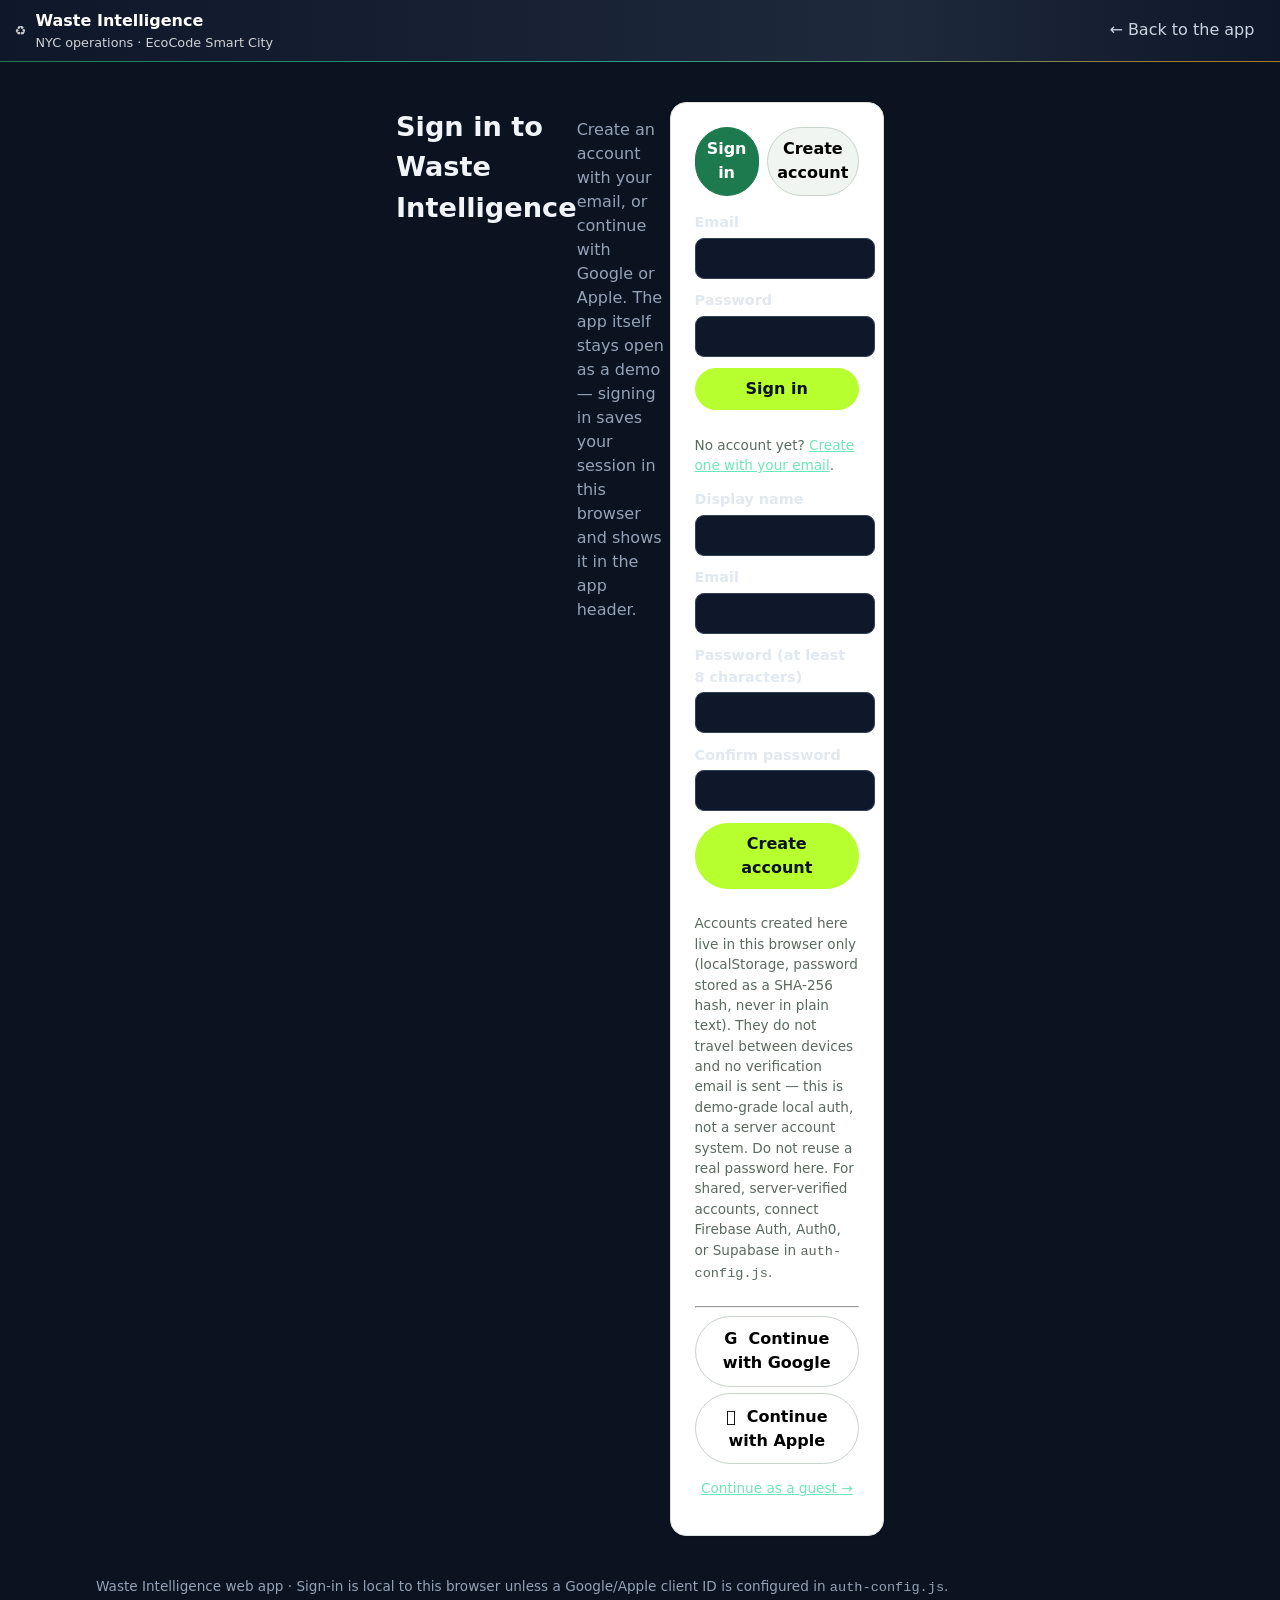
<file: docs/login.html>
<!doctype html>
<html lang="en">
<head>
<meta charset="utf-8">
<meta name="viewport" content="width=device-width, initial-scale=1">
<title>Sign in — Waste Intelligence Web App</title>
<meta name="description" content="Create an account or sign in to the Waste Intelligence web app with email, Google, or Apple.">
<link rel="stylesheet" href="styles.css">
<style>
.auth-wrap{max-width:520px;margin:2.5rem auto;padding:0 1rem}
.auth-card{background:#fff;border:1px solid #dbe3dc;border-radius:16px;padding:1.5rem;box-shadow:0 1px 4px rgba(0,0,0,.06)}
.auth-tabs{display:flex;gap:.5rem;margin-bottom:1rem}
.auth-tabs button{flex:1;padding:.6rem;border:1px solid #c8d3c9;border-radius:999px;background:#f1f5f1;cursor:pointer;font-weight:700}
.auth-tabs button.active{background:#1d7a4f;color:#fff;border-color:#1d7a4f}
.auth-provider{width:100%;display:flex;align-items:center;justify-content:center;gap:.6rem;padding:.65rem;border:1px solid #c8d3c9;border-radius:999px;background:#fff;cursor:pointer;font-weight:700;margin:.4rem 0}
.auth-provider:hover{background:#f1f5f1}
.auth-msg{margin:.6rem 0;padding:.6rem .8rem;border-radius:9px;font-size:.9rem}
.auth-msg.err{background:#fdecea;color:#b42318}
.auth-msg.ok{background:#e6f2e9;color:#0f5132}
.auth-note{color:#5a6a5f;font-size:.85rem}
</style>
</head>
<body>
<header class="top">
  <div class="brand"><span class="logo" aria-hidden="true">♻</span>
    <div><strong>Waste Intelligence</strong><span>NYC operations · EcoCode Smart City</span></div>
  </div>
  <nav><a href="index.html">← Back to the app</a></nav>
</header>
<main class="auth-wrap">
  <h1>Sign in to Waste Intelligence</h1>
  <p class="lede">Create an account with your email, or continue with Google or Apple. The app itself stays open as a demo — signing in saves your session in this browser and shows it in the app header.</p>

  <div class="auth-card" id="alreadySignedIn" hidden>
    <p id="alreadySignedInText"></p>
    <p><a class="btn primary" href="index.html#dashboard">Continue to the app →</a> <button class="btn" id="signOutBtn" type="button">Sign out</button></p>
  </div>

  <div class="auth-card">
    <div class="auth-tabs" role="tablist">
      <button type="button" id="tabSignin" class="active">Sign in</button>
      <button type="button" id="tabSignup">Create account</button>
    </div>

    <form id="signinForm" class="form">
      <label>Email <input id="signinEmail" type="email" autocomplete="email" required></label>
      <label>Password <input id="signinPassword" type="password" autocomplete="current-password" required></label>
      <button class="btn primary" type="submit">Sign in</button>
      <p id="signinMsg" class="auth-msg" hidden></p>
      <p class="auth-note">No account yet? <a href="#" data-show-signup>Create one with your email</a>.</p>
    </form>

    <form id="signupForm" class="form" hidden>
      <label>Display name <input id="signupName" type="text" autocomplete="name" required></label>
      <label>Email <input id="signupEmail" type="email" autocomplete="email" required></label>
      <label>Password (at least 8 characters) <input id="signupPassword" type="password" autocomplete="new-password" required></label>
      <label>Confirm password <input id="signupPassword2" type="password" autocomplete="new-password" required></label>
      <button class="btn primary" type="submit">Create account</button>
      <p id="signupMsg" class="auth-msg" hidden></p>
      <p class="auth-note">Accounts created here live in this browser only (localStorage, password stored as a SHA-256 hash, never in plain text). They do not travel between devices and no verification email is sent — this is demo-grade local auth, not a server account system. Do not reuse a real password here. For shared, server-verified accounts, connect Firebase Auth, Auth0, or Supabase in <code>auth-config.js</code>.</p>
    </form>

    <hr>
    <button class="auth-provider" type="button" data-provider="google">G&nbsp; Continue with Google</button>
    <button class="auth-provider" type="button" data-provider="apple">&nbsp; Continue with Apple</button>
    <p id="providerMsg" class="auth-msg" hidden></p>
    <div id="providerSetup" class="card" hidden><p id="providerSetupText"></p><p class="auth-note">In the meantime, <a href="#" data-show-signup>create a local email account</a> — that path works today, in this browser.</p></div>
    <p class="auth-note" style="text-align:center"><a href="index.html#dashboard">Continue as a guest →</a></p>
  </div>
</main>
<footer><p>Waste Intelligence web app · Sign-in is local to this browser unless a Google/Apple client ID is configured in <code>auth-config.js</code>.</p></footer>
<script src="auth-config.js"></script>
<script src="auth.js"></script>
</body>
</html>
</file>
<file: docs/styles.css>
:root{--bg:#f4f6f3;--ink:#16211a;--muted:#5a6a5f;--green:#1d7a4f;--green2:#0f5132;--amber:#b7791f;--red:#b42318;--card:#fff;--line:#dbe3dc}
*{box-sizing:border-box}body{margin:0;font-family:system-ui,-apple-system,Segoe UI,Roboto,Arial,sans-serif;background:var(--bg);color:var(--ink);line-height:1.5}
a{color:var(--green2)}button,input,select{font:inherit}
.top{position:sticky;top:0;z-index:5;background:#10281b;color:#fff;padding:.7rem 1rem;display:flex;gap:1rem;align-items:center;flex-wrap:wrap}
.brand{display:flex;gap:.6rem;align-items:center}.brand strong{display:block;font-size:1.05rem}.brand span{font-size:.8rem;opacity:.8;display:block}.logo{font-size:1.8rem}
nav{display:flex;gap:.3rem;flex-wrap:wrap;margin-left:auto}nav a{color:#d7e8dd;text-decoration:none;padding:.45rem .7rem;border-radius:999px}nav a.active,nav a:hover{background:#1d7a4f;color:#fff}
main{max-width:1120px;margin:0 auto;padding:1.2rem 1rem 3rem}h1{font-size:1.7rem;margin:.3rem 0}.lede{color:var(--muted);max-width:78ch}
.card{background:var(--card);border:1px solid var(--line);border-radius:14px;padding:1rem;margin:1rem 0;box-shadow:0 1px 3px rgba(0,0,0,.05)}
.grid2{display:grid;grid-template-columns:1fr 1fr;gap:1rem}.grid2>.card{margin:0}
.kpis{display:grid;grid-template-columns:repeat(4,1fr);gap:.8rem;margin:1rem 0}.kpis>div{background:#fff;border:1px solid var(--line);border-radius:12px;padding:.9rem}.kpis b{font-size:1.5rem;display:block}.kpis span{color:var(--muted);font-size:.85rem}
.pill{display:inline-block;background:#e6f2e9;color:var(--green2);border-radius:999px;padding:.15rem .6rem;font-size:.8rem;font-weight:600}.pill.warn{background:#fdeeda;color:var(--amber)}.pill.bad{background:#fdecea;color:var(--red)}
.btn{display:inline-block;background:#e6f2e9;color:var(--green2);border:1px solid #bcd6c4;border-radius:999px;padding:.5rem .9rem;cursor:pointer;text-decoration:none;font-weight:600}.btn.primary{background:var(--green);color:#fff;border-color:var(--green)}
.controls{display:flex;gap:.8rem;flex-wrap:wrap;align-items:end}.controls label{display:flex;flex-direction:column;font-size:.85rem;font-weight:600;gap:.25rem}.controls input,.controls select,.form input,.form select{padding:.55rem .7rem;border:1px solid #c8d3c9;border-radius:9px;min-width:180px;background:#fff}
.form{display:grid;gap:.7rem}.form label{display:flex;flex-direction:column;font-size:.9rem;font-weight:600;gap:.25rem}
.tablewrap{overflow-x:auto}table{width:100%;border-collapse:collapse;font-size:.9rem}th,td{text-align:left;padding:.5rem .6rem;border-bottom:1px solid #eef2ee;white-space:nowrap}th{color:var(--muted);font-size:.8rem;text-transform:uppercase;letter-spacing:.03em}
.list{padding-left:1.1rem}.list li{margin:.35rem 0}.muted{color:var(--muted)}.small{font-size:.85rem}
.bar{height:10px;background:#e7ede8;border-radius:99px;overflow:hidden;min-width:110px}.bar i{display:block;height:100%;background:var(--green)}.bar i.mid{background:var(--amber)}.bar i.high{background:var(--red)}
.hidden{display:none!important}
canvas{width:100%;height:auto;background:#fbfdfb;border:1px solid var(--line);border-radius:10px}
svg text{font-size:11px;font-family:inherit}svg .node{cursor:pointer}svg .node circle{stroke:#fff;stroke-width:2}
.photo img{max-width:100%;max-height:280px;border-radius:10px;margin-top:.7rem}
.radios,.checks{display:flex;gap:1rem;flex-wrap:wrap;margin:.5rem 0}.checks label,.radios label{font-weight:500;background:#f1f5f1;padding:.45rem .7rem;border-radius:999px;cursor:pointer}
footer{max-width:1120px;margin:0 auto;padding:0 1rem 2rem;color:var(--muted);font-size:.85rem}
@media(max-width:760px){.grid2,.kpis{grid-template-columns:1fr}nav{margin-left:0}h1{font-size:1.4rem}.controls input,.controls select{min-width:140px}main{padding:1rem .7rem}}
/* Login header chip */
#authSignOut{opacity:.85}

/* --- Circular / organic overhaul (KG first, carried across the app) --- */
body{background:linear-gradient(180deg,#eef4ec 0%,#f4f6f3 22%,#fdf8ec 100%)}
.top{background:linear-gradient(90deg,#10281b,#14532d 60%,#7c5c1f)}
.card{border-radius:20px}
.kg-hero{position:relative;overflow:hidden;border-radius:24px;padding:1.2rem 1.2rem .4rem;background:linear-gradient(120deg,#e6f2e9,#e0f2f1 45%,#fdf3d7)}
.kg-blob{position:absolute;right:-40px;top:-60px;width:260px;height:260px;background:radial-gradient(circle at 35% 35%,rgba(29,122,79,.35),rgba(42,157,143,.15) 55%,transparent 70%);border-radius:58% 42% 55% 45%/55% 48% 52% 45%}
.kg-ring{position:relative;width:min(340px,88vw);height:min(340px,88vw);margin:.8rem auto}
.kg-ring::before{content:"";position:absolute;inset:6%;border-radius:50%;background:conic-gradient(from -90deg,#1d7a4f,#2a9d8f,#b7791f,#7c5cbf,#2563eb,#64748b,#b42318,#1d7a4f);opacity:.18}
.kg-ring-hub{position:absolute;left:50%;top:50%;transform:translate(-50%,-50%);width:118px;height:118px;border-radius:50%;background:#fff;border:1px solid var(--line);display:flex;flex-direction:column;align-items:center;justify-content:center;text-align:center;box-shadow:0 2px 10px rgba(0,0,0,.08)}
.kg-ring-seg{position:absolute;transform:translate(-50%,-50%);min-width:64px;padding:.45rem .5rem;border-radius:999px;border:1px solid #bcd6c4;background:#fff;font-weight:700;font-size:.82rem;cursor:pointer;box-shadow:0 1px 4px rgba(0,0,0,.08)}
.kg-ring-seg.active{background:var(--green);color:#fff;border-color:var(--green)}
.kg-flow-wrap{display:grid;grid-template-columns:1fr 1fr;gap:1rem;align-items:start}
#flowSvg{width:100%;height:auto}
.flow-step{background:#f7faf7;border:1px solid var(--line);border-radius:16px;padding:.8rem;margin-bottom:.7rem}
.flow-step p{margin:.25rem 0}
#flowMetrics .kpis{grid-template-columns:repeat(4,1fr)}
.flow-edge{stroke-dasharray:10 6;animation:flowdash 1.2s linear infinite}
@keyframes flowdash{to{stroke-dashoffset:-16}}
.flow-strip-track{position:relative;height:14px;border-radius:99px;background:linear-gradient(90deg,#1d7a4f,#2a9d8f,#b7791f,#1d7a4f);overflow:hidden;margin:.6rem 0}
.flow-strip-track .flow-dot{position:absolute;top:3px;left:0;width:8px;height:8px;border-radius:50%;background:#fff;animation:stripmove 7s linear infinite}
.flow-strip-track .d2{animation-delay:2.3s}.flow-strip-track .d3{animation-delay:4.6s}
@keyframes stripmove{from{left:2%}to{left:97%}}
#kgDetail table td{white-space:normal}
#kgDetail table td:first-child{color:var(--muted);width:42%}
@media(max-width:760px){.kg-flow-wrap{grid-template-columns:1fr}#flowMetrics .kpis{grid-template-columns:1fr 1fr}.kg-ring-seg{min-width:56px;font-size:.75rem;padding:.4rem .35rem}}
@media(prefers-reduced-motion:reduce){.flow-edge,.flow-strip-track .flow-dot{animation:none}}

/* --- Loops for every element + Ask / Studio --- */
.loop-gallery{display:grid;grid-template-columns:repeat(3,1fr);gap:.8rem;margin:.8rem 0}
.loop-group strong{display:block;margin-bottom:.3rem}
.loop-btn{margin:.15rem .2rem .15rem 0;padding:.35rem .6rem;font-size:.82rem}
#askInput{flex:1}
#studioImport{width:100%;padding:.55rem .7rem;border:1px solid #c8d3c9;border-radius:9px;font:inherit}
.kg-loops-card,.kg-ask-card{margin:1rem 0}
@media(max-width:760px){.loop-gallery{grid-template-columns:1fr 1fr}}

/* --- Embedded assistant (mirrors ATMA chat + copilot guardrails) --- */
.chatbox{height:340px;overflow-y:auto;border:1px solid var(--line);border-radius:12px;padding:.8rem;background:#fbfdfb;margin-bottom:.8rem}
.msg{margin:.6rem 0;padding:.7rem .9rem;border-radius:14px;background:#eef4ec;max-width:92%}
.msg.me{margin-left:auto;background:#dcefe2;text-align:left}
.msg .who{font-size:.75rem;font-weight:700;color:var(--muted);margin-bottom:.2rem}
.msg code{background:#e6ede7;padding:.1rem .3rem;border-radius:4px}

/* --- Dashboard overhaul: dark operations layout (sidebar + card grid) --- */
.dash-shell{display:grid;grid-template-columns:190px 1fr;gap:1rem;align-items:start}
.dash-side{background:#1e293b;color:#e2e8f0;border-radius:20px;padding:1rem;position:sticky;top:70px}
.dash-side-brand{display:flex;gap:.6rem;align-items:center;margin-bottom:.8rem}.dash-side-brand>span{font-size:1.7rem}.dash-side-brand strong{display:block}.dash-side-brand span:last-child{font-size:.8rem;color:#94a3b8;display:block}
.dash-side-group{font-size:.75rem;letter-spacing:.08em;text-transform:uppercase;color:#94a3b8;margin:1rem 0 .3rem}
.dash-side-nav{display:grid;gap:.15rem}.dash-side-nav a{color:#cbd5e1;text-decoration:none;padding:.45rem .7rem;border-radius:10px}.dash-side-nav a.active{background:#ec4899;color:#fff;font-weight:700}.dash-side-nav a:hover{background:#334155;color:#fff}
.dash-side-status{margin-top:1rem;display:grid;gap:.4rem}.dash-side-status .pill{background:#0f172a;color:#a7f3d0}.dash-side-status .muted{color:#94a3b8}
.dash-main{min-width:0}.dash-top{display:flex;gap:1rem;justify-content:space-between;align-items:flex-start;flex-wrap:wrap;margin-bottom:1rem}.dash-top h1{margin:0}.dash-sub{color:#475569;margin:.3rem 0}
.dash-top-actions{display:flex;gap:.5rem;align-items:center;flex-wrap:wrap}.dash-search{display:flex;gap:.4rem;align-items:center;background:#fff;border:1px solid var(--line);border-radius:999px;padding:.4rem .8rem}.dash-search input{border:0;outline:0;min-width:160px;background:transparent}.dash-icon{background:#1e293b;color:#fff;border-radius:50%;width:40px;height:40px;display:grid;place-items:center;text-decoration:none;font-size:1rem}
.dash-card{background:#1e293b;color:#e2e8f0;border:1px solid #334155;border-radius:20px;padding:1rem;margin:0}.dash-card h2{color:#fff;margin-top:0}.dash-card .muted{color:#94a3b8}.dash-card a{color:#6ee7b7}.dash-card .pill{background:#0f172a;color:#a7f3d0}.dash-card .pill.warn{background:#422006;color:#fcd34d}
.dash-card-head{display:flex;justify-content:space-between;gap:.5rem;align-items:center;flex-wrap:wrap;margin-bottom:.6rem}
.dash-grid{display:grid;grid-template-columns:repeat(12,1fr);gap:1rem;margin:1rem 0}.dash-span6{grid-column:span 6}.dash-span4{grid-column:span 4}
.dash-big{font-size:2.2rem;font-weight:800;color:#fff}.dash-wave{display:flex;align-items:flex-end;gap:6px;height:90px;margin:.6rem 0}.dash-wave i{flex:1;border-radius:6px 6px 0 0;background:linear-gradient(180deg,#ec4899,#2dd4bf);animation:wavegrow 1s ease both}.dash-wave i:nth-child(odd){background:linear-gradient(180deg,#2dd4bf,#0ea5e9)}
@keyframes wavegrow{from{height:8px}to{height:var(--h,50%)}}
.dash-row{display:grid;grid-template-columns:110px 1fr 52px;gap:.6rem;align-items:center;margin:.45rem 0;font-size:.9rem}.dash-row .bar{background:#334155}.dash-row .bar i{background:#22c55e}.dash-row .bar i.mid{background:#f59e0b}.dash-row .bar i.high{background:#ec4899}
.dash-donut-wrap{position:relative;width:180px;height:180px;margin:0 auto}.dash-donut-wrap svg{width:100%;height:100%;transform:rotate(-90deg)}.dash-donut-centre{position:absolute;inset:0;display:grid;place-items:center;text-align:center;font-weight:800;color:#fff;font-size:.95rem}
.dash-legend{font-size:.85rem;color:#cbd5e1}.dash-legend span{display:inline-block;width:10px;height:10px;border-radius:3px;margin-right:.3rem}
.dash-heat{display:grid;grid-template-columns:repeat(8,1fr);gap:.5rem}.dash-heat button{aspect-ratio:1;border:0;border-radius:50%;cursor:pointer}.dash-heat button:hover{outline:2px solid #fff}
.dash-rings{display:grid;grid-template-columns:repeat(3,1fr);gap:.6rem;text-align:center}.dash-ring svg{width:100%;height:auto;transform:rotate(-90deg)}.dash-ring b{display:block;color:#fff;font-size:1.1rem}.dash-ring span{font-size:.8rem;color:#94a3b8}
.dash-bars-v{display:flex;align-items:flex-end;gap:.8rem;height:130px}.dash-bars-v>div{flex:1;text-align:center}.dash-bars-v i{display:block;margin:0 auto;width:70%;border-radius:6px 6px 0 0;background:#22c55e}.dash-bars-v span{font-size:.8rem;color:#94a3b8}
.dash-grid-controls{display:flex;gap:.8rem;flex-wrap:wrap;align-items:center;margin:.5rem 0}.dash-grid-controls label{font-size:.85rem;color:#cbd5e1}
#dashGridSvg{width:100%;height:auto;background:#0f172a;border:1px solid #334155;border-radius:14px}.dash-grid-street{stroke:#334155;stroke-width:1}.dash-grid-dot{cursor:pointer;stroke:#0f172a;stroke-width:1.5}.dash-grid-dot:hover{stroke:#fff}.dash-grid-pulse{fill:none;stroke:#22c55e;stroke-width:2;animation:gpulse 2s ease-out infinite}.dash-grid-route{fill:none;stroke:#ec4899;stroke-width:3;stroke-linecap:round;stroke-dasharray:12 8;animation:routedash 1.4s linear infinite}
@keyframes gpulse{from{r:6;opacity:.9}to{r:16;opacity:0}}
@keyframes routedash{to{stroke-dashoffset:-20}}
.dash-hero.paused .dash-grid-pulse,.dash-hero.paused .dash-grid-route{animation-play-state:paused}
@media(max-width:900px){.dash-shell{grid-template-columns:1fr}.dash-side{position:static}.dash-side-nav{grid-template-columns:repeat(2,1fr)}.dash-span6,.dash-span4{grid-column:span 12}.dash-heat{grid-template-columns:repeat(6,1fr)}}
@media(prefers-reduced-motion:reduce){.dash-wave i,.dash-grid-pulse,.dash-grid-route{animation:none}}

/* --- Round 1 overhaul: EcoCode site tokens + radiant transitions + role/brief/staged --- */
:root{--paper:#f5f3e9;--cream:#f2f1e7;--forest:#36564c;--ochre:#b7791f;--ochre-soft:#8a6b45;--teal:#2a9d8f;--sage:#e6ebe0;--focus:#b7791f}
.top{border-bottom:3px solid transparent;border-image:linear-gradient(90deg,#1d7a4f,#2a9d8f,#b7791f) 1}
.radiant-band{height:10px;background:linear-gradient(90deg,#1d7a4f,#2a9d8f,#b7791f,#1d7a4f);background-size:300% 100%;animation:radiantDrift 11s ease-in-out infinite alternate}
@keyframes radiantDrift{from{background-position:0% 0}to{background-position:100% 0}}
.view.view-in{animation:viewIn .45s ease both}
@keyframes viewIn{from{opacity:0;transform:translateY(8px)}to{opacity:1;transform:none}}
.role-bar{display:flex;gap:.5rem;flex-wrap:wrap;align-items:center;background:var(--cream);border:1px solid #cbd3c6;border-radius:14px;padding:.6rem .8rem;margin-bottom:1rem}
.role-bar button{background:#fff;border:1px solid #cbd3c6;border-radius:999px;padding:.5rem .9rem;font-weight:700;cursor:pointer;color:var(--forest)}
.role-bar button.active{background:#1d7a4f;color:#fff;border-color:#1d7a4f}
.dash-grid .role-focus{outline:3px solid var(--ochre);outline-offset:2px}
.ops-brief{background:linear-gradient(135deg,var(--cream),var(--sage));border:1px solid #cbd3c6}
.measured{color:#1d7a4f;font-weight:700}
.forecast{color:var(--ochre-soft);font-weight:700;border-bottom:2px dashed var(--ochre)}
.staged-item{border:1px solid #cbd3c6;border-radius:10px;padding:.7rem;margin:.5rem 0;background:#fff;list-style:none}
:focus-visible{outline:3px solid var(--focus);outline-offset:2px}
#nav a{padding:.6rem .8rem}
#dashWaveBars{min-height:60px}
#dashDonutSvg{min-height:180px}
@media(prefers-reduced-motion:reduce){.radiant-band,.view.view-in{animation:none}}

/* --- Round 2 overhaul: Cmd-K, annotations, replay/what-if --- */
.cmdk{position:fixed;inset:0;background:rgba(22,33,26,.55);z-index:100;display:flex;align-items:flex-start;justify-content:center;padding-top:12vh}
.cmdk.hidden{display:none}
.cmdk-box{background:#fff;border:1px solid #cbd3c6;border-radius:16px;width:min(640px,92vw);padding:1rem;box-shadow:0 12px 40px rgba(0,0,0,.25)}
.cmdk-box input{width:100%;padding:.7rem .9rem;border:1px solid #cbd3c6;border-radius:10px;font-size:1rem}
#cmdkResults{list-style:none;padding:0;margin:.8rem 0 0;max-height:50vh;overflow:auto}
#cmdkResults li{padding:.6rem .7rem;border-radius:10px;cursor:pointer}
#cmdkResults li.sel{background:#e6ebe0;outline:2px solid #b7791f}
.whatif{background:#f2f1e7;border:1px dashed #b7791f;border-radius:12px;padding:.7rem .9rem;margin-top:.8rem}
#dashReplay{vertical-align:middle}

/* --- Round 3 overhaul: accessibility + mobile crew density --- */
.skip-link{position:absolute;left:-9999px;top:0;background:#fff;color:#1d7a4f;padding:.6rem 1rem;z-index:200;border-radius:0 0 12px 0}
.skip-link:focus{left:0}
.dash-grid-dot:focus{outline:2px solid #b7791f;outline-offset:2px}
@media(max-width:640px){
  nav{display:flex;flex-wrap:wrap}
  .role-bar{flex-wrap:wrap}
  .dash-grid-controls{flex-wrap:wrap}
  .btn,nav a,.role-bar button{min-height:44px;display:inline-flex;align-items:center}
  .dash-hero svg{height:auto}
  #cmdkResults{max-height:60vh}
}

/* ---------- City Overview (screenshot layout, waste data) ---------- */
.ov-crumb{font-size:.85rem;letter-spacing:.04em;color:#94a3b8;margin:0 0 .1rem}.ov-crumb span{color:#64748b}
.ov-kpis{display:grid;grid-template-columns:repeat(4,1fr);gap:.9rem;margin:1rem 0}
.ov-kpi{background:#141b17;border:1px solid rgba(255,255,255,.08);border-radius:16px;padding:1rem 1.1rem;color:#e2e8f0}
.ov-kpi-label{display:block;font-size:.78rem;letter-spacing:.06em;text-transform:uppercase;color:#94a3b8}
.ov-kpi b{display:block;font-size:2.1rem;line-height:1.15;margin:.3rem 0 .2rem;font-weight:800}
.ov-kpi-sub{font-size:.85rem;color:#94a3b8}
.ov-kpi.ov-urgent b{color:#f87171}
.ov-middle{display:grid;grid-template-columns:2fr 1fr;gap:.9rem;margin:1rem 0}
.ov-map .dash-hero{margin:0;height:100%}
.ov-alerts{background:#141b17;border:1px solid rgba(255,255,255,.08);border-radius:16px;padding:1rem;color:#e2e8f0}
.ov-alerts h2{color:#f1f5f9}
.ov-alert-list{list-style:none;padding:0;margin:.8rem 0}
.ov-alert-list li{display:flex;gap:.6rem;padding:.55rem 0;border-bottom:1px solid rgba(255,255,255,.07);font-size:.92rem}
.ov-alert-list li:last-child{border-bottom:0}
.ov-alert-time{flex:0 0 74px;font-size:.78rem;color:#94a3b8;padding-top:.15rem}
.ov-alert-dot{flex:0 0 10px;height:10px;border-radius:50%;margin-top:.35rem}
.ov-alert-dot.red{background:#f87171}.ov-alert-dot.amber{background:#fbbf24}.ov-alert-dot.teal{background:#2dd4bf}.ov-alert-dot.grey{background:#64748b}
.ov-alert-list a{color:#e2e8f0}
.ov-charts{display:grid;grid-template-columns:repeat(3,1fr);gap:.9rem;margin:1rem 0}
.ov-chart{background:#141b17;border:1px solid rgba(255,255,255,.08);border-radius:16px;padding:1rem;color:#e2e8f0}
.ov-chart h2{color:#f1f5f9}
.ov-chart .muted{color:#94a3b8}
.ov-bar-row{display:grid;grid-template-columns:96px 1fr 64px;gap:.5rem;align-items:center;font-size:.88rem;margin:.45rem 0}
.ov-bar-row .bar{background:#1e293b}
.ov-bar-row .bar i{background:#2dd4bf}
.ov-bar-row .bar i.high{background:#f87171}
#ovTrendSvg{width:100%;height:auto}
@media (max-width:900px){.ov-kpis{grid-template-columns:repeat(2,1fr)}.ov-middle,.ov-charts{grid-template-columns:1fr}}
@media (max-width:640px){.ov-kpi b{font-size:1.6rem}}

/* ========== Unifying design system — SAP Smart City dark ops theme ==========
   Reference: the SAP Smart City Waste Management dashboard (dark navy
   panels, white headings, orange KPI numbers, green map dots/lines).
   Applied app-wide so every view shares one theme instead of the old
   mix of light-green pages + dark dashboard cards. Functionality is
   unchanged; only tokens and surfaces move. */
:root{--bg:#0b1220;--ink:#e2e8f0;--muted:#94a3b8;--green:#22c55e;--green2:#6ee7b7;--amber:#f59e0b;--red:#f87171;--card:#131c2b;--line:#243044}
body{background:#0b1220;color:var(--ink)}
a{color:#6ee7b7}
.top{background:linear-gradient(90deg,#0f172a,#1e293b 70%,#0f172a);border-bottom:1px solid #243044}
nav a{color:#cbd5e1}nav a.active,nav a:hover{background:#22c55e;color:#0b1220}
main{max-width:1240px}
h1,h2,h3{color:#f1f5f9}
.card{background:#131c2b;border-color:#243044;color:var(--ink);box-shadow:0 1px 3px rgba(0,0,0,.35)}
.card .muted,.muted{color:#94a3b8}
.controls input,.controls select,.form input,.form select{background:#0f172a;border-color:#334155;color:#e2e8f0}
.controls input::placeholder,.form input::placeholder{color:#64748b}
.btn{background:#1e293b;color:#e2e8f0;border-color:#334155}.btn.primary{background:#22c55e;color:#0b1220;border-color:#22c55e}
.pill{background:#0f172a;color:#6ee7b7}.pill.warn{background:#422006;color:#fcd34d}.pill.bad{background:#450a0a;color:#fca5a5}
.kpis>div{background:#131c2b;border-color:#243044}
table{color:var(--ink)}th{color:#94a3b8}th,td{border-bottom-color:#1e293b}
.bar{background:#1e293b}.bar i{background:#22c55e}
.chatbox{background:#0f172a;border-color:#243044}.msg{background:#1e293b}.msg.me{background:#14532d}
.whatif{background:#1e293b;border-color:#b7791f}
.role-bar{background:#131c2b;border-color:#243044}.role-bar button{background:#0f172a;border-color:#334155;color:#e2e8f0}.role-bar button.active{background:#22c55e;color:#0b1220;border-color:#22c55e}
.ops-brief{background:linear-gradient(135deg,#131c2b,#1e293b);border-color:#243044}
.dash-side{background:#131c2b;border:1px solid #243044}
.dash-card{background:#131c2b;border-color:#243044}
footer{color:#94a3b8}
canvas{background:#0f172a;border-color:#243044}
#flowMetrics .kpis{grid-template-columns:repeat(4,1fr)}
.flow-step{background:#0f172a;border-color:#243044}
.kg-hero{background:linear-gradient(120deg,#131c2b,#0f172a 45%,#1e293b)}
.kg-ring-hub,.kg-ring-seg{background:#0f172a;border-color:#334155;color:#e2e8f0}
.cmdk-box{background:#131c2b;border-color:#243044;color:#e2e8f0}.cmdk-box input{background:#0f172a;border-color:#334155;color:#e2e8f0}#cmdkResults li.sel{background:#1e293b}
/* Live map containers — fixed height so the map never collapses or blinks */
#dashLiveMap,#adMap{height:420px;width:100%;background:#0f172a;border:1px solid #334155;border-radius:14px;overflow:hidden;position:relative;z-index:0}
/* NOTE: do NOT flatten Leaflet's internal pane z-indexes here — an
   earlier override set every pane to z-index 1 and may have hidden
   tiles under other panes. The container's own z-index 0 stacking
   context already keeps Leaflet controls below the sticky header. */
#dashLiveMap .leaflet-top,#dashLiveMap .leaflet-bottom,#adMap .leaflet-top,#adMap .leaflet-bottom{z-index:2}
#dashLiveMap .leaflet-control-attribution,#adMap .leaflet-control-attribution{background:rgba(15,23,42,.85);color:#94a3b8;font-size:.7rem}
#dashLiveMap .leaflet-control-attribution a,#adMap .leaflet-control-attribution a{color:#6ee7b7}
#dashLiveMap .leaflet-popup-content-wrapper,#adMap .leaflet-popup-content-wrapper{background:#131c2b;color:#e2e8f0;border:1px solid #334155}
#dashLiveMap .leaflet-popup-content a,#adMap .leaflet-popup-content a{color:#6ee7b7}
.sap-map-label{color:#f1f5f9;font-weight:700;font-size:.85rem;text-shadow:0 1px 4px #000,0 0 2px #000;white-space:nowrap}
/* SAP Admin Dashboard */
.sap-ad-filters{display:flex;gap:.8rem;flex-wrap:wrap;align-items:end;background:#131c2b;border:1px solid #243044;border-radius:16px;padding:1rem;margin:1rem 0}
.sap-ad-filters label{display:flex;flex-direction:column;font-size:.8rem;font-weight:700;color:#94a3b8;gap:.25rem}
.sap-ad-filters select{background:#0f172a;border:1px solid #334155;color:#e2e8f0;border-radius:9px;padding:.55rem .7rem;min-width:150px}
.sap-ad-grid{display:grid;grid-template-columns:2fr 1fr;gap:.9rem;margin:1rem 0}
.sap-panel{background:#131c2b;border:1px solid #243044;border-radius:16px;padding:1rem;color:#e2e8f0}
.sap-panel h2{margin-top:0;font-size:1.05rem}
.sap-panel h3{font-size:.85rem;letter-spacing:.04em;text-transform:uppercase;color:#94a3b8;margin:.2rem 0 .6rem}
.sap-kpi-num{font-size:2.4rem;font-weight:800;color:#fb923c;line-height:1.1}
.sap-kpi-num.green{color:#22c55e}
.sap-side-stack{display:grid;gap:.9rem}
.sap-fillbar{height:12px;background:#1e293b;border-radius:99px;overflow:hidden;margin:.5rem 0}.sap-fillbar i{display:block;height:100%;background:#22c55e}
.sap-bins-row{display:grid;grid-template-columns:repeat(3,1fr);gap:.8rem;text-align:center}
.sap-bins-row b{display:block;font-size:1.9rem;color:#fb923c}
.sap-bins-row span{font-size:.8rem;color:#94a3b8}
.sap-tablewrap{overflow-x:auto}.sap-tablewrap table{font-size:.9rem}.sap-tablewrap td{white-space:normal}
#adHourSvg{width:100%;height:auto;background:#0f172a;border:1px solid #243044;border-radius:12px}
/* Top nav: a single scrollable row at EVERY width, never a tall wrap.
   (Overhaul22 still wrapped on desktop because the scroll row only
   applied below 760px.) */
.top{flex-wrap:nowrap}
.brand{flex-shrink:0}
nav{flex-wrap:nowrap;overflow-x:auto;-webkit-overflow-scrolling:touch;scrollbar-width:none}
nav::-webkit-scrollbar{display:none}
nav a{white-space:nowrap}
/* Mobile + desktop performance: one scrollable nav row, stacked grids,
   44px touch targets, smaller map on phones, no layout thrash from
   animations on small screens. Leaflet/Three still load lazily per view. */
@media(max-width:900px){
  .sap-ad-grid{grid-template-columns:1fr}
  .ov-middle,.ov-charts{grid-template-columns:1fr}
}
@media(max-width:760px){
  .top{flex-wrap:nowrap;padding:.6rem .7rem;gap:.6rem}
  .brand span:last-child{display:none}
  nav{margin-left:0;flex-wrap:nowrap;overflow-x:auto;-webkit-overflow-scrolling:touch;scrollbar-width:none;gap:.2rem}
  nav::-webkit-scrollbar{display:none}
  nav a{white-space:nowrap;padding:.55rem .7rem}
  main{padding:1rem .6rem 2rem}
  h1{font-size:1.35rem}
  .btn,nav a,.role-bar button{min-height:44px;display:inline-flex;align-items:center}
  #dashLiveMap,#adMap{height:320px}
  .ov-kpis{grid-template-columns:repeat(2,1fr)}
  .sap-bins-row{grid-template-columns:repeat(3,1fr)}
  .sap-kpi-num{font-size:1.9rem}
  .dash-side-nav{grid-template-columns:repeat(2,1fr)}
  .view.view-in{animation:none}
}
@media(prefers-reduced-motion:reduce){.view.view-in,.dash-grid-pulse,.dash-grid-route,.flow-edge{animation:none}}

/* ---- Overhaul25: streamlined navigation (mobile-first, desktop kept) ----
   Desktop: slimmer header, tighter links, still one scrollable row.
   Phones (<=760px): the 16-link row is replaced by a compact bar —
   brand + ☰ Menu + ⌘K — and the links live in a two-column dropdown
   that only opens on tap, so navigation stops eating the screen.
   The dashboard sidebar is a duplicate of the top nav, so it is hidden
   on phones (its urgent count already appears in the dashboard KPIs
   and the bell icon). No destination is removed anywhere. */
.top{padding:.55rem .9rem;gap:.7rem}
.brand strong{font-size:1rem}
#navToggle{display:none}
#nav a{padding:.5rem .65rem;font-size:.92rem}
#cmdkBtn{flex-shrink:0}
@media(max-width:760px){
  .top{padding:.5rem .7rem;gap:.5rem}
  #navToggle{display:inline-flex;align-items:center;min-height:44px;padding:0 .8rem;border:1px solid #243044;background:#131c2b;color:#fff;border-radius:10px;font-size:.95rem;cursor:pointer}
  #nav{display:none}
  .top.nav-open #nav{display:grid;grid-template-columns:1fr 1fr;position:absolute;top:100%;left:0;right:0;background:#0f172a;border-bottom:1px solid #243044;padding:.6rem;gap:.25rem;max-height:65vh;overflow-y:auto;z-index:6;margin-left:0}
  .top.nav-open #nav a{min-height:44px;display:flex;align-items:center;padding:.6rem .8rem;font-size:.95rem}
  #cmdkBtn{margin-left:auto;min-height:44px}
  .dash-side{display:none}
}

/* ---- Overhaul26: inline Leaflet core positioning (scoped to our maps) ----
   The dashboard tiles were loading (real OSM tiles were seen peeking
   outside the box) but not filling it — the classic symptom of Leaflet's
   external stylesheet not applying before/at map creation, leaving tile
   panes in normal document flow instead of absolutely positioned inside
   the map box. These rules duplicate only the positioning essentials
   (Leaflet is BSD-licensed; the full unpkg stylesheet still loads and
   wins on anything not set here), so the maps render correctly even if
   the unpkg stylesheet is slow, blocked, or arrives after map creation. */
#dashLiveMap .leaflet-pane,#adMap .leaflet-pane{position:absolute;left:0;top:0}
#dashLiveMap .leaflet-tile-pane,#adMap .leaflet-tile-pane{opacity:1}
#dashLiveMap .leaflet-map-pane,#adMap .leaflet-map-pane{transform:translate(0,0)}
#dashLiveMap .leaflet-tile,#adMap .leaflet-tile{position:absolute;left:0;top:0;max-width:none!important;max-height:none!important}
#dashLiveMap .leaflet-tile-container,#adMap .leaflet-tile-container{position:absolute;left:0;top:0;width:100%;height:100%}
#dashLiveMap .leaflet-top,#adMap .leaflet-top,#dashLiveMap .leaflet-bottom,#adMap .leaflet-bottom{position:absolute;z-index:1000;pointer-events:none}
#dashLiveMap .leaflet-top,#adMap .leaflet-top{top:0}
#dashLiveMap .leaflet-bottom,#adMap .leaflet-bottom{bottom:0}
#dashLiveMap .leaflet-left,#adMap .leaflet-left{left:0}
#dashLiveMap .leaflet-right,#adMap .leaflet-right{right:0}
#dashLiveMap .leaflet-control,#adMap .leaflet-control{position:relative;z-index:800;pointer-events:auto;float:left;clear:both}
#dashLiveMap .leaflet-right .leaflet-control,#adMap .leaflet-right .leaflet-control{float:right}
#dashLiveMap .leaflet-marker-pane img,#adMap .leaflet-marker-pane img,#dashLiveMap .leaflet-pane img,#adMap .leaflet-pane img{max-width:none!important}
#dashLiveMap .leaflet-pane>svg,#adMap .leaflet-pane>svg,#dashLiveMap .leaflet-pane>canvas,#adMap .leaflet-pane>canvas{position:absolute;left:0;top:0}
#dashLiveMap .leaflet-zoom-box,#adMap .leaflet-zoom-box{position:absolute;left:0;top:0}
/* Desktop nav scroll affordance: the row scrolls, but the hidden
   scrollbar gave no hint — a right-edge fade shows there is more. */
#nav{position:relative}
#nav::after{content:"";position:sticky;right:0;top:0;bottom:0;width:28px;flex-shrink:0;background:linear-gradient(90deg,transparent,#0f172a);pointer-events:none}
@media(max-width:760px){#nav::after{display:none}}

/* ---- Overhaul27: the actual tile-covering bug ----
   styles.css has a global `canvas` rule (background #0f172a, border,
   radius) meant for chart canvases. The dashboard/admin maps use
   Leaflet's canvas renderer, so their markers/route/pulse are drawn on
   a canvas that sits OVER the tile layer — an opaque dark rectangle
   hiding every tile while markers (drawn on it) still showed. Fix both
   ways: never let a map canvas carry a background/border, and stop
   using the canvas renderer for these maps (SVG, like the proven
   Collection Network map). */
#dashLiveMap canvas,#adMap canvas{background:transparent!important;border:0!important;border-radius:0!important;box-shadow:none!important}
/* Nav flex fix: without min-width:0 the scrolling nav row refused to
   shrink, so ⌘K/Sign in clipped its last links. Let it flex and scroll
   internally; the cosmetic fade is removed (it also obscured links). */
#nav{flex:1 1 auto;min-width:0}
#nav::after{display:none}
#authNavLink{flex-shrink:0}

/* ---- Overhaul28: desktop nav that fits outright ----
   A scrolling row with a hidden scrollbar is not a fix if nobody can
   tell it scrolls — the last links kept reading as "clipped". So the
   three least-used links now live in a More menu on desktop (they stay
   in the full mobile dropdown), and the primary row fits without
   scrolling at ordinary desktop widths. */
.nav-more-wrap{position:relative;flex-shrink:0}
.nav-more-menu{position:absolute;right:0;top:calc(100% + 6px);background:#0f172a;border:1px solid #243044;border-radius:12px;padding:.4rem;min-width:190px;z-index:7;display:grid;gap:.15rem;box-shadow:0 12px 30px rgba(0,0,0,.45)}
.nav-more-menu[hidden]{display:none}
.nav-more-menu a{color:#cbd5e1;text-decoration:none;padding:.6rem .8rem;border-radius:10px;white-space:nowrap}
.nav-more-menu a:hover{background:#22c55e;color:#0b1220}
@media(min-width:761px){#nav .nav-more-link{display:none}}
@media(max-width:760px){.nav-more-wrap{display:none}}

/* ---- Overhaul29: one cohesive, responsive ecosystem shell ----
   Nothing is removed: every view, card, table and control stays, but
   they now share one layout contract so mobile reads like desktop
   (same order, same content, panes sized to the viewport):
   - main never scrolls sideways: wide tables scroll inside their own
     wrapper, code blocks wrap/scroll, charts and SVGs scale to width.
   - every grid collapses in the same order (2-col -> 1-col, KPIs
     4 -> 2 on phones) instead of each view breaking differently.
   - controls stack with full-width inputs on phones, 44px targets.
   - the ecosystem chip bar (injected by app.js) is the visible
     interconnection: every view names its neighbours in the data flow. */
main{overflow-x:clip}
.view h1{font-size:clamp(1.35rem,3.5vw,1.7rem)}
.eco-links{display:flex;flex-wrap:wrap;gap:.45rem;align-items:center;margin:.8rem 0 0;padding:.6rem .8rem;background:#131c2b;border:1px solid #243044;border-radius:12px}
.eco-links span{font-size:.8rem;font-weight:700;color:#94a3b8;text-transform:uppercase;letter-spacing:.06em}
.eco-links a{color:#e2e8f0;text-decoration:none;background:#1e293b;border:1px solid #334155;border-radius:999px;padding:.45rem .8rem;font-size:.85rem;white-space:nowrap}
.eco-links a:hover{background:#22c55e;color:#0b1220;border-color:#22c55e}
.eco-flow{display:flex;flex-wrap:wrap;gap:.4rem;align-items:center;margin:.6rem 0}
.eco-flow a{white-space:nowrap}
.eco-flow .eco-arrow{color:#fb923c;font-weight:800}
.tablewrap,.sap-tablewrap{overflow-x:auto;-webkit-overflow-scrolling:touch}
#admFirmware,#flashLog,#mpLog,#view-twin pre{overflow-x:auto;overflow-wrap:anywhere;max-width:100%}
#fcChart{width:100%;height:auto}
#kgSvg,#flowSvg,#loopSvg,#dashForecastSvg,#dashDonutSvg,#adHourSvg{width:100%;height:auto}
@media(max-width:900px){
  .grid2,.sap-ad-grid,.ov-middle,.ov-charts,.kg-flow-wrap{grid-template-columns:1fr}
  .dash-grid{grid-template-columns:repeat(12,1fr)}
  .dash-span6,.dash-span4{grid-column:span 12}
}
@media(max-width:760px){
  .kpis{grid-template-columns:repeat(2,1fr);gap:.6rem}
  .kpis>div{padding:.7rem}
  .controls label,.form label{flex:1 1 150px}
  .controls input,.controls select,.form input,.form select{width:100%;min-width:0}
  .card{padding:.8rem}
  #netMap{height:320px}
  #twinCanvasWrap{min-height:300px}
  .eco-links a{min-height:44px;display:inline-flex;align-items:center}
  .dash-top-actions{width:100%}
  .dash-search{flex:1}
  .dash-search input{min-width:0}
  .loop-gallery{grid-template-columns:1fr 1fr}
  .chatbox{height:320px}
}

/* ---------- Overhaul 30: Sophisticated HUD (neon palette, fluid scaling) ----------
   Palette (one meaning everywhere): neon lime #B7FF2E = healthy/positive,
   neon cloud blue #45C8FF = live/info, neon burnt orange #FF7A1A = watch/warning,
   deep neon red #FF2E3F = critical/urgent. Status colors are set to the same
   values in app.js (dashStatusColor, donut, rings, trends) and dashmap.js
   (markers, route, pulse) so every view reads identically. */
/* 1. Map card: live map above, title text beneath — flex order only, so the
   Leaflet node never moves in the DOM and needs no invalidateSize. */
.ov-map .dash-hero{display:flex;flex-direction:column}
.ov-map .dash-hero #dashLiveMap{order:1}
.ov-map .dash-hero .dash-card-head{order:2}
.ov-map .dash-hero>p.muted{order:3}
.ov-map .dash-hero .dash-grid-controls{order:4}
.ov-map .dash-hero #dashGridNote{order:5}
.ov-map .dash-hero .whatif{order:6}
/* 2. Vertical tonnage bars: the old fixed 130px box plus bars up to 110px plus
   two label lines overflowed upward and covered the card title. Let the box
   grow with its content and give it breathing room above. */
.dash-bars-v{height:auto;min-height:0;padding-top:.9rem;align-items:flex-end}
.dash-bars-v>div{min-width:0}
.dash-bars-v span{overflow-wrap:anywhere}
.dash-bars-v i{background:#B7FF2E}
/* 3. Asymmetric chart row + fluid scaling: tonnage leads, trend and hours
   follow — never three equal squished columns, and every grid child may
   shrink below its content width instead of forcing the page wide. */
.ov-charts{grid-template-columns:minmax(0,1.5fr) minmax(0,1.05fr) minmax(0,1.2fr)}
.ov-chart,.ov-kpi,.ov-alerts,.dash-card{min-width:0}
.ov-chart h2,.dash-card h2{font-size:clamp(1.1rem,2vw,1.35rem);text-wrap:balance;overflow-wrap:anywhere}
#view-dashboard .dash-shell>*,#view-dashboard .ov-kpis>*,#view-dashboard .ov-middle>*,#view-dashboard .ov-charts>*,#view-dashboard .dash-grid>*{min-width:0}
.ov-kpi b{font-size:clamp(1.4rem,4.5vw,2.1rem);overflow-wrap:anywhere}
.ov-kpi.ov-urgent b{color:#FF2E3F}
#ovKpiFill{color:#45C8FF}
#ovKpiOrganics{color:#B7FF2E}
#ovKpiTonnage{color:#45C8FF}
@media (max-width:1100px){.ov-charts{grid-template-columns:1fr}}
@media (max-width:400px){.ov-kpis{grid-template-columns:1fr}}
/* 4. HUD panels: one deep glass surface, neon-tinted hairline, soft glow. */
#view-dashboard .dash-card,#view-dashboard .ov-kpi,#view-dashboard .ov-chart,#view-dashboard .ov-alerts{background:linear-gradient(180deg,rgba(255,255,255,.045),rgba(255,255,255,.01)),#0c1411;border:1px solid rgba(183,255,46,.16);border-radius:18px;box-shadow:0 10px 28px rgba(0,0,0,.38)}
#view-dashboard .dash-card h2,#view-dashboard .ov-chart h2,#view-dashboard .ov-alerts h2{color:#fff}
#view-dashboard .dash-card a{color:#45C8FF}
/* 5. Neon status language across nav, pills, buttons, bars, rings, routes. */
.dash-side-nav a.active{background:#B7FF2E;color:#0b1220}
nav a.active,nav a:hover{background:#B7FF2E;color:#0b1220}
.btn.primary{background:#B7FF2E;border-color:#B7FF2E;color:#0b1220}
.pill.warn{background:rgba(255,122,26,.18);color:#FF7A1A}
.pill.bad{background:rgba(255,46,63,.18);color:#FF2E3F}
#view-dashboard .dash-card .pill.warn{background:rgba(255,122,26,.18);color:#FF7A1A}
.ov-bar-row .bar{background:#1e293b}
.ov-bar-row .bar i{background:#B7FF2E}
.ov-bar-row .bar i.high{background:#FF2E3F}
.ov-alert-dot.red{background:#FF2E3F}.ov-alert-dot.amber{background:#FF7A1A}.ov-alert-dot.teal{background:#45C8FF}
.dash-grid-route{stroke:#FF7A1A}
.dash-grid-pulse{stroke:#B7FF2E}
.dash-wave i{background:linear-gradient(180deg,#45C8FF,#1d7a4f)}
.dash-wave i:nth-child(odd){background:linear-gradient(180deg,#B7FF2E,#1d7a4f)}
.dash-donut-centre{font-size:clamp(.85rem,2.6vw,1rem);max-width:120px;overflow-wrap:anywhere}
#dashLiveMap{height:clamp(320px,52vw,420px)}
#dashLiveMap .leaflet-control-attribution a,#dashLiveMap .leaflet-popup-content a,#adMap .leaflet-control-attribution a,#adMap .leaflet-popup-content a{color:#45C8FF}

/* ---------- Overhaul 31: mobile "In this ecosystem" dropdown ----------
   Desktop keeps the chip row. At phone width (<=760px, the existing mobile
   breakpoint) the chips hide and one HUD-styled dropdown button takes their
   place, expanding to the same links as full-width 44px rows. */
.eco-drop{display:none}
.eco-links a:hover{background:#B7FF2E;color:#0b1220;border-color:#B7FF2E}
@media(max-width:760px){
  .eco-links{display:none}
  .eco-drop{display:block;margin:.8rem 0 0;background:linear-gradient(180deg,rgba(255,255,255,.045),rgba(255,255,255,.01)),#0c1411;border:1px solid rgba(183,255,46,.16);border-radius:12px;overflow:hidden}
  .eco-drop summary{list-style:none;cursor:pointer;display:flex;justify-content:space-between;align-items:center;gap:.5rem;padding:.8rem 1rem;min-height:44px;font-weight:700;color:#fff}
  .eco-drop summary::-webkit-details-marker{display:none}
  .eco-drop-arrow{color:#B7FF2E;transition:transform .15s}
  .eco-drop[open ] .eco-drop-arrow{transform:rotate(180deg)}
  .eco-drop-list a{display:flex;justify-content:space-between;align-items:center;min-height:44px;padding:.6rem 1rem;color:#e2e8f0;text-decoration:none;border-top:1px solid #243044}
  .eco-drop-list a:hover{background:#B7FF2E;color:#0b1220}
}

/* ---------- Overhaul 32: dashboard restructure ----------
   Order (flex, DOM untouched except the JS moves in wiInitDashboard32):
   map row -> KPI HUD -> tonnage hub -> trend/hours -> role bars ->
   ops brief -> grid -> network infographic -> annotations at the foot. */
.hidden{display:none!important}
.info-btn{display:inline-flex;align-items:center;justify-content:center;width:28px;height:28px;min-width:28px;border-radius:50%;border:1px solid #334155;background:#1e293b;color:#B7FF2E;font-size:1rem;cursor:pointer;vertical-align:middle;margin-left:.4rem}
section.card h2,.ops-brief h2{display:inline-block;vertical-align:middle}
.ov{display:flex;flex-direction:column}
.ov-middle{order:2}
.ov-kpis{order:3}
.tonnage-hub{order:4}
.ov-charts{order:5}
.ov>.role-bar{order:6}
.ov>.ops-brief{order:7}
.ov>.dash-grid{order:8}
.ov>.net-card{order:9}
.ov>section[aria-label="Annotations"]{order:10}
/* KPI HUD: one panel, hairline dividers, all four data points delineated. */
#view-dashboard .ov-kpis{display:grid;grid-template-columns:repeat(4,minmax(0,1fr));gap:1px;background:rgba(183,255,46,.18);border:1px solid rgba(183,255,46,.16);border-radius:18px;overflow:hidden;padding:0}
#view-dashboard .ov-kpis .ov-kpi{background:#0c1411;border:0;border-radius:0;box-shadow:none;margin:0}
/* Hero: mini line + full description + layout tool share the description slot. */
.ov-map .dash-hero #dashMapMini{order:3}
.ov-map .dash-hero #dashMapDesc{order:3}
.ov-map .dash-hero .layout-in-hero{order:3;background:rgba(255,255,255,.03);border:1px solid #243044;border-radius:14px;padding:1rem;margin:0}
.layout-in-hero h2{font-size:1.1rem}
/* Tonnage hub: moved cards flatten into delineated parts of one display. */
#view-dashboard .tonnage-hub .dash-card,#view-dashboard .tonnage-hub .ov-chart{background:transparent;border:0;box-shadow:none;border-radius:0;padding:0;margin:0}
.tonnage-hub .th-sec{border-top:1px solid #243044;padding-top:1rem;margin-top:1rem}
.th-tag{display:inline-block;font-size:.75rem;font-weight:700;letter-spacing:.06em;text-transform:uppercase;color:#B7FF2E;margin-bottom:.5rem}
/* Trend + hours row: two columns now that tonnage left the row. */
#view-dashboard .ov-charts{grid-template-columns:repeat(2,minmax(0,1fr))}
@media(max-width:900px){#view-dashboard .ov-charts{grid-template-columns:1fr}}
/* Network card: collapsed behind a clickable mini-infographic spine. */
.net-summary{display:flex;flex-direction:column;gap:.5rem;width:100%;text-align:left;background:transparent;border:0;color:#fff;cursor:pointer;padding:0}
.net-summary-title{font-size:1.1rem;font-weight:800}
.net-spine{display:flex;flex-wrap:wrap;gap:.35rem;align-items:center}
.net-step{background:#1e293b;border:1px solid #334155;border-radius:999px;padding:.35rem .7rem;font-size:.85rem;color:#e2e8f0}
.net-arrow{color:#FF7A1A;font-weight:800}
.net-card.net-collapsed>:not(.net-summary){display:none}

/* ---------- Overhaul 32 fix: .ov holds only kpis/middle/charts; the rest of
   the dashboard lives in .dash-main, so foot ordering belongs there. ---------- */
.dash-main{display:flex;flex-direction:column;min-width:0}
.dash-main>.dash-top{order:1}
.dash-main>.ov{order:2}
.dash-main>.role-bar{order:3}
.dash-main>.ops-brief{order:4}
.dash-main>.dash-grid{order:5}
.dash-main>.net-card{order:6}
.dash-main>section[aria-label="Annotations"]{order:7}

/* ---------- Overhaul 33: Nexus shell ---------- */
.radiant-band{display:none}
.top{position:sticky;top:0;z-index:150}
#nxSearch{flex:1;min-width:0;max-width:560px;background:#0b1220;border:1px solid #334155;border-radius:.6rem;color:#e2e8f0;padding:.6rem .8rem}
.nx-clock{color:#94a3b8;font-size:.85rem;white-space:nowrap}
#nxBellSlot{display:flex;align-items:center}
main{display:flex;align-items:flex-start}
.view{flex:1;min-width:0}
.nx-side{width:232px;flex-shrink:0;background:#0f172a;border-right:1px solid #1e293b;padding:.8rem .8rem 1rem;position:sticky;top:60px;height:calc(100vh - 60px);overflow-y:auto}
#nxSide #nav{display:block;overflow:visible}
#nxSide #nav a{display:block;padding:.55rem .7rem;border-radius:.5rem;color:#cbd5e1;text-decoration:none}
#nxSide #nav a:hover{background:#1e293b}
#nxSide #nav a.active{background:#B7FF2E;color:#0b1220;font-weight:700}
.nx-group{font-size:.72rem;letter-spacing:.08em;text-transform:uppercase;color:#94a3b8;margin:1rem 0 .3rem}
.nx-side-foot{border-top:1px solid #1e293b;margin-top:1rem;padding-top:.8rem}
#view-dashboard .dash-side{display:none}
#view-dashboard .dash-shell{display:block}
#view-dashboard .ov{display:none}
#nxDash{display:grid;grid-template-columns:minmax(0,1fr) 340px;gap:1rem;align-items:start;margin-top:1rem}
#nxCenter{display:grid;gap:1rem;min-width:0}
#nxKpis{display:grid;grid-template-columns:repeat(5,minmax(0,1fr));gap:.9rem}
#nxKpis .ov-kpi{min-width:0;overflow-wrap:anywhere}
#nxKpis .ov-kpi b{font-size:clamp(1.2rem,1.9vw,1.8rem)}
#nxBottom{display:grid;grid-template-columns:repeat(5,minmax(0,1fr));gap:1rem}
#nxBottom>*{min-width:0}
#nxRail{display:grid;gap:1rem;align-content:start;position:sticky;top:76px}
.nx-tabs{display:flex;gap:.4rem;flex-wrap:wrap;margin:.6rem 0}
.nx-tab.sel{background:#B7FF2E;color:#0b1220}
.nx-metrics{display:grid;grid-template-columns:repeat(2,minmax(0,1fr));gap:.6rem}
.nx-metrics b{display:block;font-size:1.15rem}
.nx-metrics span{font-size:.8rem;color:#94a3b8}
.nx-proposal{border:1px solid #45C8FF;border-radius:.6rem;padding:.7rem;margin-top:.6rem;background:rgba(69,200,255,.08)}
#nxToolsBar{display:flex;gap:.5rem;flex-wrap:wrap}
#nxTools{display:grid;gap:1rem}
.nx-map-tools{display:inline-flex;gap:.4rem;flex-wrap:wrap}
#nxBubbleBtn{position:fixed;right:18px;bottom:18px;width:56px;height:56px;border-radius:50%;background:#B7FF2E;color:#0b1220;font-size:1.5rem;border:none;cursor:pointer;z-index:300;box-shadow:0 8px 24px rgba(0,0,0,.45)}
#nxBubblePanel{position:fixed;right:18px;bottom:86px;width:380px;max-width:calc(100vw - 36px);height:520px;max-height:72vh;background:#131c2b;border:1px solid #334155;border-radius:1rem;padding:1rem;z-index:300;display:flex;flex-direction:column;box-shadow:0 16px 48px rgba(0,0,0,.5)}
.nx-bubble-head{display:flex;align-items:center;gap:.5rem}
.nx-bubble-head .btn{margin-left:auto}
.nx-bubble-msgs{flex:1;overflow-y:auto;display:grid;gap:.6rem;align-content:start;margin:.8rem 0}
.nx-msg{background:#0b1220;border:1px solid #1e293b;border-radius:.7rem;padding:.6rem .8rem}
.nx-msg.me{border-color:#B7FF2E}
.nx-msg .who{font-size:.75rem;color:#94a3b8;margin-bottom:.2rem}
.nx-bubble-quick{display:flex;gap:.4rem;flex-wrap:wrap}
.nx-bubble-quick .btn{font-size:.8rem;padding:.35rem .6rem}
.nx-bubble-input{display:flex;gap:.5rem;margin-top:.6rem}
.nx-bubble-input input{flex:1;min-width:0;background:#0b1220;border:1px solid #334155;border-radius:.5rem;color:#e2e8f0;padding:.55rem}
@media(max-width:1500px){#nxBottom{grid-template-columns:repeat(3,minmax(0,1fr))}}
@media(max-width:1100px){#nxDash{grid-template-columns:minmax(0,1fr)}#nxRail{position:static}#nxKpis{grid-template-columns:repeat(3,minmax(0,1fr))}}
@media(max-width:1000px){#nxBottom{grid-template-columns:repeat(2,minmax(0,1fr))}}
@media(max-width:900px){
  .nx-clock,#nxSearch{display:none}
  #nxSide{position:fixed;left:0;top:60px;bottom:0;z-index:200;transform:translateX(-105%);transition:transform .2s;height:auto}
  .top.nav-open + main #nxSide{transform:none}
}
@media(max-width:640px){#nxBottom{grid-template-columns:minmax(0,1fr)}#nxKpis{grid-template-columns:repeat(2,minmax(0,1fr))}}

/* ---------- Overhaul 34: full-scale audit — scaling/compatibility fixes ----------
   Root causes found in the audit:
   (1) #nxDash is a flex child of .dash-main with default order 0, while
       .dash-top carries order 1 from the overhaul32 block — so the whole
       Nexus grid rendered ABOVE the "Smart City Waste Intelligence"
       header + bin search, pushing them to the foot of the dashboard.
   (2) overflow-wrap:anywhere on card headings / KPI values shreds words
       letter-by-letter whenever a column gets narrow ("For-eca-sti-ng").
   (3) #nxBottom / #nxKpis used fixed repeat() counts with no minimum
       card width, so at phone widths (or a desktop-site viewport, or a
       cached older sheet) the bottom-row cards squished into slivers.
   Fixes: explicit order for the header, break-word instead of anywhere,
   and auto-fit grids whose columns can never be narrower than a readable
   card — the grid itself, not a breakpoint guess, now guarantees it. */
.dash-main>.dash-top{order:1}
.dash-main>#nxDash{order:2}
.dash-main>.ov{order:3}
h1,h2,h3{overflow-wrap:break-word}
.ov-chart h2,.dash-card h2,#view-dashboard .ov-chart h2,#view-dashboard .dash-card h2{overflow-wrap:break-word}
.ov-kpi b,#nxKpis .ov-kpi,.dash-donut-centre{overflow-wrap:break-word}
#nxDash{grid-template-columns:minmax(0,1fr) minmax(260px,340px)}
#nxBottom{grid-template-columns:repeat(auto-fit,minmax(min(100%,300px),1fr))}
#nxBottom>*{min-width:0}
#nxKpis{grid-template-columns:repeat(auto-fit,minmax(min(100%,168px),1fr))}
.nx-metrics{grid-template-columns:repeat(auto-fit,minmax(min(100%,128px),1fr))}
.kpis,#flowMetrics .kpis,#loopMetrics .kpis{grid-template-columns:repeat(auto-fit,minmax(min(100%,150px),1fr))}
.loop-gallery{grid-template-columns:repeat(auto-fit,minmax(min(100%,170px),1fr))}
.sap-bins-row{grid-template-columns:repeat(auto-fit,minmax(min(100%,90px),1fr))}
.ov-alert-list li{overflow-wrap:break-word}
#nxRailBin,#nxRailInsight{min-width:0;overflow-wrap:break-word}
@media(max-width:1100px){#nxDash{grid-template-columns:minmax(0,1fr)}#nxRail{position:static}}
@media(max-width:760px){
  #nxBottom{grid-template-columns:minmax(0,1fr)}
  #nxKpis{grid-template-columns:repeat(2,minmax(0,1fr))}
  .dash-top{flex-direction:column;align-items:stretch}
  .dash-top-actions{width:100%}
  .dash-search{flex:1}
  .nx-side{width:min(232px,84vw)}
}
@media(max-width:400px){#nxKpis{grid-template-columns:minmax(0,1fr)}}

/* ---------- Overhaul 34: info-icon streamlining ----------
   Bulky explanatory text moves into a hidden .info-panel per section,
   toggled by an ⓘ button at the section's upper right (in its header
   row when it has one, absolute in the corner otherwise). Short,
   operational text stays visible. Wired by wiInitInfo34() in app.js. */
.has-info{position:relative}
.info-corner{position:absolute;top:.7rem;right:.7rem;z-index:3;margin-left:0}
.has-info>h1:first-of-type,.has-info>h2:first-of-type{padding-right:2.2rem}
.dash-card-head .info-btn{margin-left:auto;flex-shrink:0}
.info-panel{border:1px dashed #334155;border-radius:.6rem;padding:.7rem .9rem;margin:.6rem 0;background:rgba(69,200,255,.06)}
.info-panel p{margin:.35rem 0}
.info-panel p:first-child{margin-top:0}
.info-panel p:last-child{margin-bottom:0}

/* ---------- Overhaul 35: deep geometry audit — the real squish, found ----------
   A real-browser (Chromium) geometry audit at 9 widths x 12 views found
   what text-based checks missed:
   (1) THE dashboard bug: the Waste Composition card moved into #nxBottom
       kept its old .dash-span4 class. At <=900px another rule turns that
       into grid-column:span 12, so the card created 11 implicit grid
       tracks inside the bottom row and its siblings (Routes, Forecasting,
       Sustainability, Alerts) were auto-placed into those tracks at
       34-87px wide — at EVERY width, desktop included. Fixed in app.js
       (span classes stripped from moved cards) and defended here.
   (2) Min-content propagation: grids declared as plain 1fr/2fr size
       their tracks by content min-width, so a nowrap table (Bins fleet,
       607px) or a long unbreakable row forced whole views wider than
       the phone. Every grid template below uses minmax(0,...) and
       children get min-width:0, so wide content scrolls inside its own
       wrapper instead of stretching the page.
   (3) The phone top bar totalled 537px of non-shrinking children on a
       390px screen: Sign in was half cut and Sign out fully off-screen,
       and the document scrolled sideways. The bar now wraps at <=640px.
   (4) Assorted fixed sizes that defeated the phone rules: inline
       min-widths on two inputs, the KG ring segments spilling past the
       screen edge, inline heights on the network map / twin wrap, and
       fixed 96px/110px columns inside bar rows. */
#nxBottom>*,#nxRail>*,#nxTools>*,#nxCenter>*{min-width:0}
#nxBottom>*{grid-column:auto!important}
#nxCenter,#nxTools,#nxRail{grid-template-columns:minmax(0,1fr)}
#nxDash{min-width:0}
.grid2{grid-template-columns:minmax(0,1fr) minmax(0,1fr)}
.grid2>*{min-width:0}
.sap-ad-grid{grid-template-columns:minmax(0,2fr) minmax(0,1fr)}
.sap-ad-grid>*{min-width:0}
.kg-flow-wrap{grid-template-columns:minmax(0,1fr) minmax(0,1fr)}
.kg-flow-wrap>*{min-width:0}
.dash-shell{grid-template-columns:minmax(0,190px) minmax(0,1fr)}
.kpis>div{min-width:0}
.card{min-width:0}
.tablewrap,.sap-tablewrap{max-width:100%;min-width:0}
.ov-bar-row{grid-template-columns:minmax(0,88px) minmax(0,1fr) minmax(0,60px)}
.dash-row{grid-template-columns:minmax(0,100px) minmax(0,1fr) minmax(0,52px)}
.ov-bar-row .bar,.dash-row .bar{min-width:0}
.ov-bar-row>span,.dash-row>span{min-width:0;overflow-wrap:break-word}
.controls label,.form label{min-width:0;max-width:100%}
.controls input,.controls select,.form input,.form select,.sap-ad-filters select{max-width:100%}
input[type="file"]{max-width:100%}
#askInput,#twinFeedUrl{min-width:0!important;max-width:100%}
.info-btn{width:34px;height:34px;min-width:34px}
@media(max-width:900px){
  .grid2,.sap-ad-grid,.kg-flow-wrap{grid-template-columns:minmax(0,1fr)}
}
@media(max-width:640px){
  .top{flex-wrap:wrap;row-gap:.4rem}
  #cmdkBtn{margin-left:auto}
  .kg-ring{width:min(280px,74vw);height:min(280px,74vw)}
  .kg-ring-hub{width:104px;height:104px}
  #netMap{height:340px!important}
  #twinCanvasWrap{min-height:300px!important}
}

/* ---------- Overhaul 35b: deterministic dashboard grids via container queries ----------
   The auto-fit/min() grids from overhaul34 resolve inconsistently across
   widths (measured 213px columns at 1280px, mixed spans at 390px) because
   the percentage inside minmax() does not resolve against the actual
   centre column. The centre column is now a query container, so the KPI
   row and bottom row respond to the space they ACTUALLY have:
   centre <=600px: bottom cards stack, KPIs 2-up (1-up under 420px);
   601-940px: bottom 2-up, KPIs 3-up; >=941px: bottom 3-up, KPIs 5-up.
   Every track is minmax(0,1fr), so no card can be squeezed below its
   share or stretch the page. The auto-fit rules remain as the fallback
   for browsers without container queries. */
#nxCenter{container-type:inline-size}
@container (max-width:600px){
  #nxBottom{grid-template-columns:minmax(0,1fr)}
  #nxKpis{grid-template-columns:repeat(2,minmax(0,1fr))}
}
@container (max-width:360px){
  #nxKpis{grid-template-columns:minmax(0,1fr)}
}
@container (min-width:601px) and (max-width:940px){
  #nxBottom{grid-template-columns:repeat(2,minmax(0,1fr))}
  #nxKpis{grid-template-columns:repeat(3,minmax(0,1fr))}
}
@container (min-width:941px){
  #nxBottom{grid-template-columns:repeat(3,minmax(0,1fr))}
  #nxKpis{grid-template-columns:repeat(5,minmax(0,1fr))}
}
</file>
